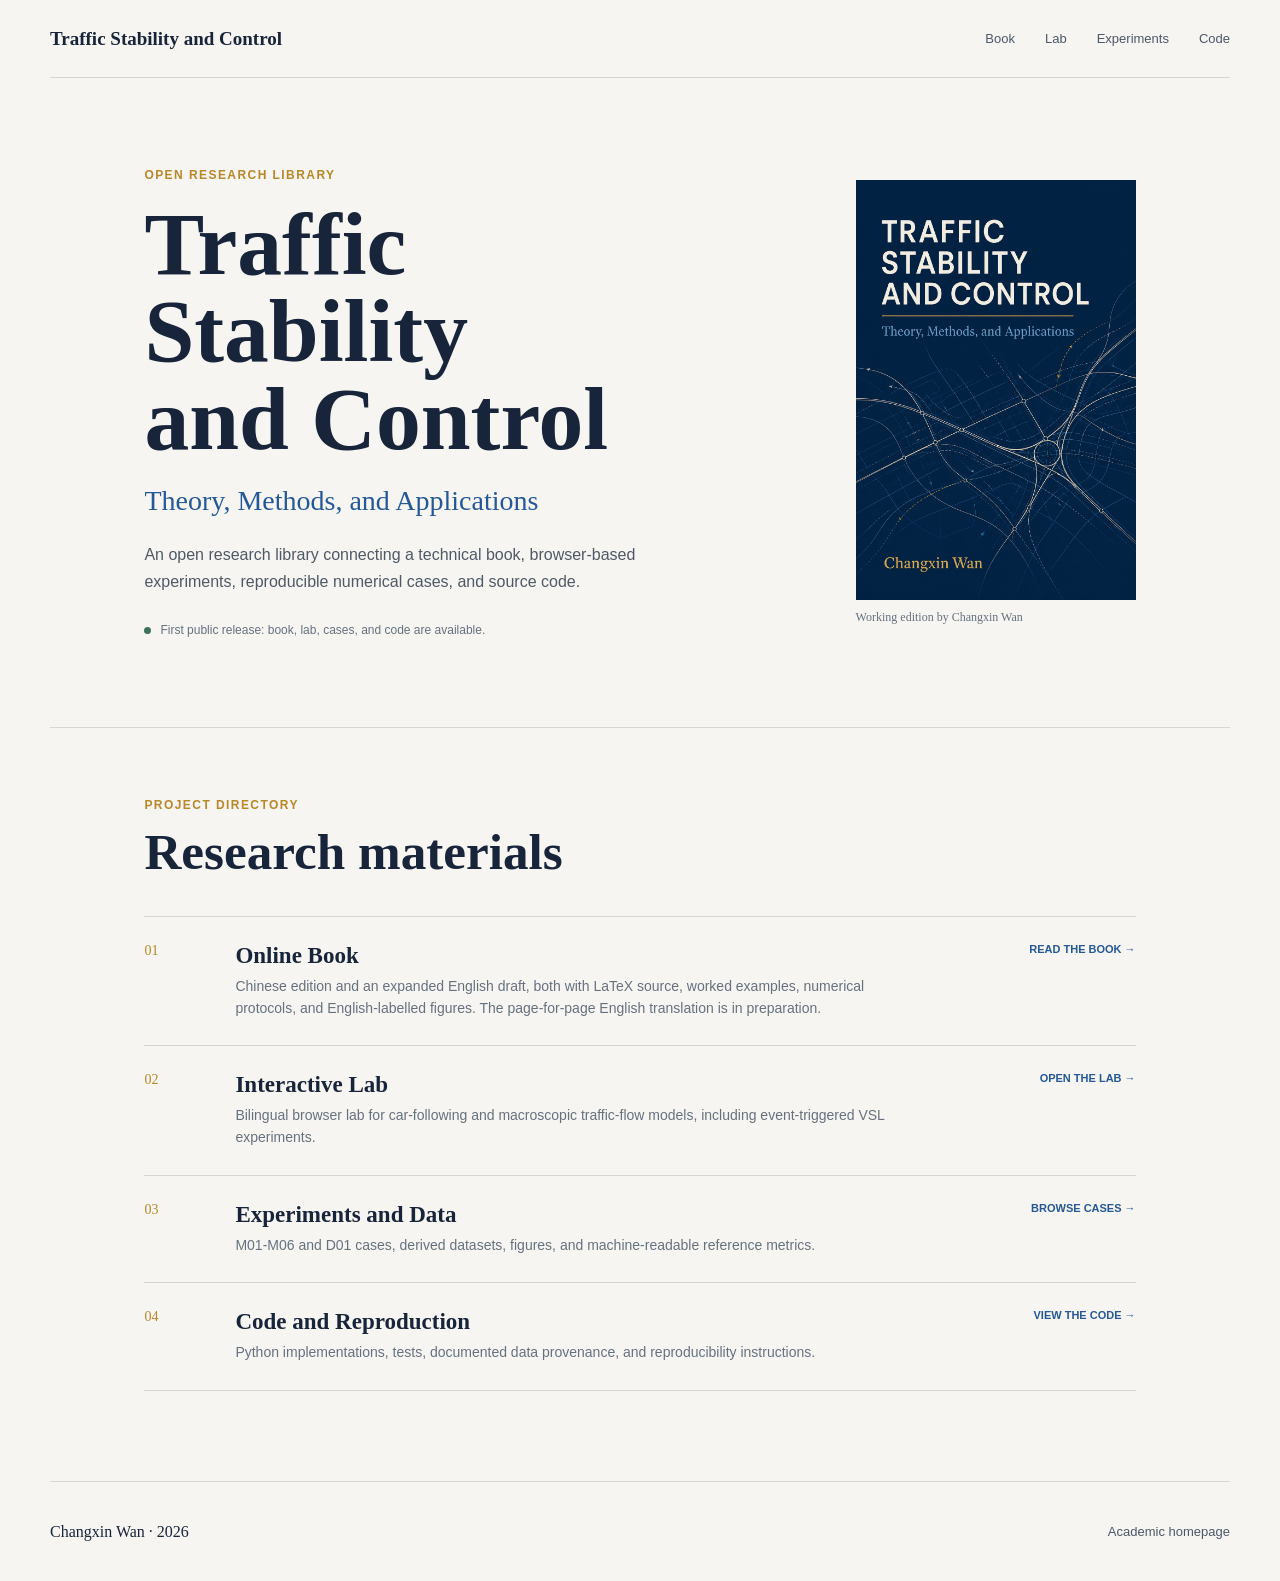
<file: index.html>
<!doctype html>
<html lang="en">
  <head>
    <meta charset="UTF-8" />
    <meta name="viewport" content="width=device-width, initial-scale=1.0" />
    <meta name="description" content="An open research library for traffic-flow stability, numerical experiments, and reproducible code." />
    <title>Traffic Stability and Control | Changxin Wan</title>
    <link rel="stylesheet" href="styles.css" />
  </head>
  <body>
    <header class="site-header">
      <a class="brand" href="./">Traffic Stability and Control</a>
      <nav aria-label="Primary navigation">
        <a href="#book">Book</a>
        <a href="#lab">Lab</a>
        <a href="#experiments">Experiments</a>
        <a href="#code">Code</a>
      </nav>
    </header>

    <main>
      <section class="intro" aria-labelledby="page-title">
        <div class="intro-copy">
          <p class="eyebrow">Open Research Library</p>
          <h1 id="page-title">Traffic Stability<br />and Control</h1>
          <p class="subtitle">Theory, Methods, and Applications</p>
          <p class="summary">
            An open research library connecting a technical book, browser-based
            experiments, reproducible numerical cases, and source code.
          </p>
          <p class="status"><span></span> First public release: book, lab, cases, and code are available.</p>
        </div>
        <figure>
          <img src="assets/cover/traffic-stability-cover.png" alt="Traffic Stability and Control book cover" />
          <figcaption>Working edition by Changxin Wan</figcaption>
        </figure>
      </section>

      <section class="directory" aria-labelledby="directory-title">
        <header>
          <p class="eyebrow">Project Directory</p>
          <h2 id="directory-title">Research materials</h2>
        </header>

        <article id="book">
          <p class="index">01</p>
          <div>
            <h3>Online Book</h3>
            <p>Chinese edition and an expanded English draft, both with LaTeX source, worked examples, numerical protocols, and English-labelled figures. The page-for-page English translation is in preparation.</p>
          </div>
          <a class="action-link" href="book/">Read the book</a>
        </article>

        <article id="lab">
          <p class="index">02</p>
          <div>
            <h3>Interactive Lab</h3>
            <p>Bilingual browser lab for car-following and macroscopic traffic-flow models, including event-triggered VSL experiments.</p>
          </div>
          <a class="action-link" href="lab/">Open the lab</a>
        </article>

        <article id="experiments">
          <p class="index">03</p>
          <div>
            <h3>Experiments and Data</h3>
            <p>M01-M06 and D01 cases, derived datasets, figures, and machine-readable reference metrics.</p>
          </div>
          <a class="action-link" href="experiments/">Browse cases</a>
        </article>

        <article id="code">
          <p class="index">04</p>
          <div>
            <h3>Code and Reproduction</h3>
            <p>Python implementations, tests, documented data provenance, and reproducibility instructions.</p>
          </div>
          <a class="action-link" href="code/">View the code</a>
        </article>
      </section>
    </main>

    <footer>
      <p>Changxin Wan · 2026</p>
      <a href="https://cwan-ucr.github.io/">Academic homepage</a>
    </footer>
  </body>
</html>
</file>
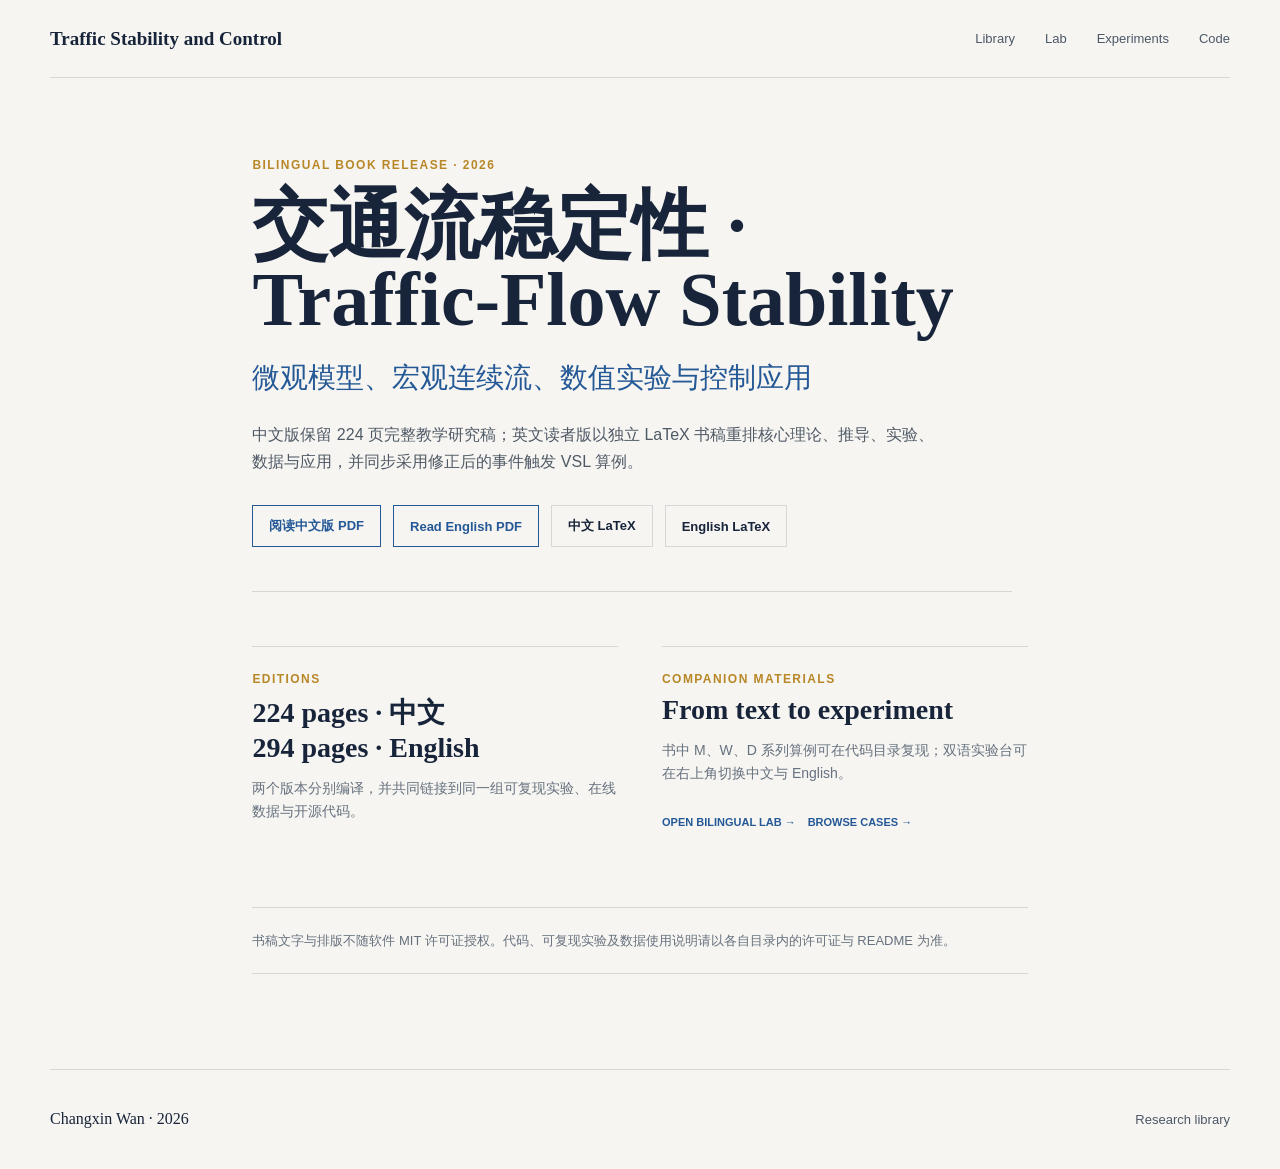
<file: book/index.html>
<!doctype html>
<html lang="zh-CN">
  <head>
    <meta charset="UTF-8" />
    <meta name="viewport" content="width=device-width, initial-scale=1.0" />
    <meta name="description" content="《跟驰模型与宏观交通流模型的稳定性》在线资料页。" />
    <title>Online Book | Traffic Stability and Control</title>
    <link rel="stylesheet" href="../styles.css" />
  </head>
  <body>
    <header class="site-header">
      <a class="brand" href="../">Traffic Stability and Control</a>
      <nav aria-label="Primary navigation"><a href="../">Library</a><a href="../lab/">Lab</a><a href="../experiments/">Experiments</a><a href="../code/">Code</a></nav>
    </header>
    <main class="page-main">
      <section class="page-intro">
        <p class="eyebrow">Bilingual book release · 2026</p>
        <h1>交通流稳定性 · Traffic-Flow Stability</h1>
        <p class="subtitle">微观模型、宏观连续流、数值实验与控制应用</p>
        <p class="summary">中文版保留 224 页完整教学研究稿；英文读者版以独立 LaTeX 书稿重排核心理论、推导、实验、数据与应用，并同步采用修正后的事件触发 VSL 算例。</p>
        <div class="button-row">
          <a class="button" href="traffic-stability-book-zh.pdf">阅读中文版 PDF</a>
          <a class="button" href="traffic-stability-book-en-full.pdf">Read English PDF</a>
          <a class="button secondary" href="source/stability-enhanced.tex">中文 LaTeX</a>
          <a class="button secondary" href="source/stability-enhanced-en-full.tex">English LaTeX</a>
        </div>
      </section>
      <section class="content-grid" aria-label="Book materials">
        <article class="content-card"><p class="eyebrow">Editions</p><h2>224 pages · 中文<br />294 pages · English</h2><p>两个版本分别编译，并共同链接到同一组可复现实验、在线数据与开源代码。</p></article>
        <article class="content-card"><p class="eyebrow">Companion materials</p><h2>From text to experiment</h2><p>书中 M、W、D 系列算例可在代码目录复现；双语实验台可在右上角切换中文与 English。</p><div class="button-row"><a class="action-link" href="../lab/">Open bilingual lab</a><a class="action-link" href="../experiments/">Browse cases</a></div></article>
      </section>
      <p class="notice">书稿文字与排版不随软件 MIT 许可证授权。代码、可复现实验及数据使用说明请以各自目录内的许可证与 README 为准。</p>
    </main>
    <footer><p>Changxin Wan · 2026</p><a href="../">Research library</a></footer>
  </body>
</html>
</file>
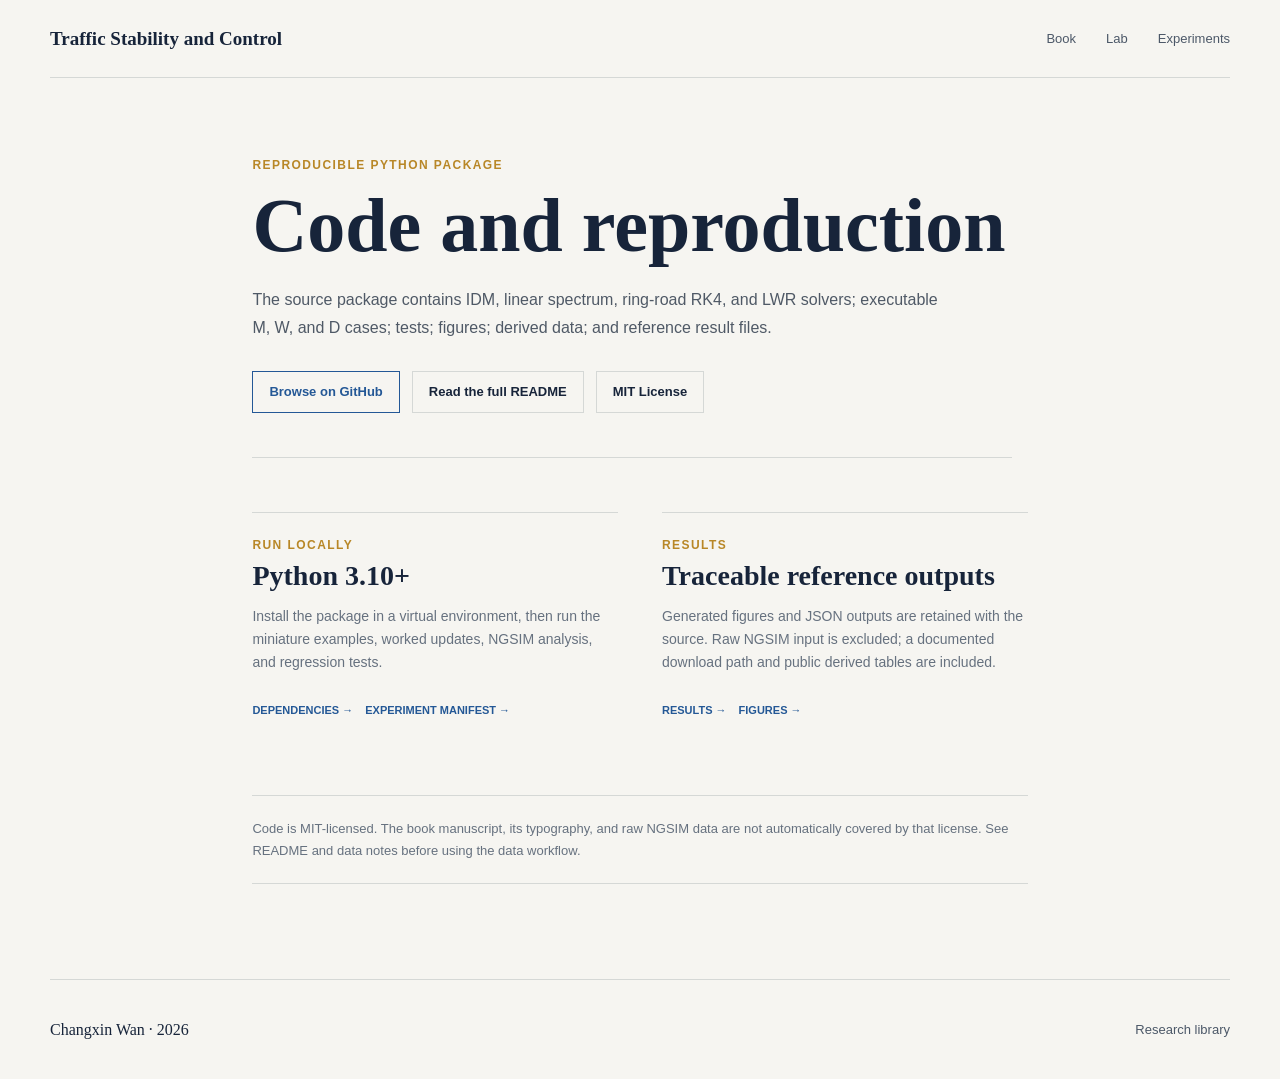
<file: code/index.html>
<!doctype html>
<html lang="en">
  <head>
    <meta charset="UTF-8" />
    <meta name="viewport" content="width=device-width, initial-scale=1.0" />
    <meta name="description" content="Reproducible source code for the traffic stability research library." />
    <title>Code | Traffic Stability and Control</title>
    <link rel="stylesheet" href="../styles.css" />
  </head>
  <body>
    <header class="site-header"><a class="brand" href="../">Traffic Stability and Control</a><nav aria-label="Primary navigation"><a href="../book/">Book</a><a href="../lab/">Lab</a><a href="../experiments/">Experiments</a></nav></header>
    <main class="page-main">
      <section class="page-intro">
        <p class="eyebrow">Reproducible Python package</p>
        <h1>Code and reproduction</h1>
        <p class="summary">The source package contains IDM, linear spectrum, ring-road RK4, and LWR solvers; executable M, W, and D cases; tests; figures; derived data; and reference result files.</p>
        <div class="button-row"><a class="button" href="https://github.com/cwan-ucr/traffic-stability-book/tree/main/code">Browse on GitHub</a><a class="button secondary" href="README.md">Read the full README</a><a class="button secondary" href="LICENSE">MIT License</a></div>
      </section>
      <section class="content-grid" aria-label="Code package overview">
        <article class="content-card"><p class="eyebrow">Run locally</p><h2>Python 3.10+</h2><p>Install the package in a virtual environment, then run the miniature examples, worked updates, NGSIM analysis, and regression tests.</p><div class="button-row"><a class="action-link" href="pyproject.toml">Dependencies</a><a class="action-link" href="experiments/manifest.json">Experiment manifest</a></div></article>
        <article class="content-card"><p class="eyebrow">Results</p><h2>Traceable reference outputs</h2><p>Generated figures and JSON outputs are retained with the source. Raw NGSIM input is excluded; a documented download path and public derived tables are included.</p><div class="button-row"><a class="action-link" href="https://github.com/cwan-ucr/traffic-stability-book/tree/main/code/results">Results</a><a class="action-link" href="https://github.com/cwan-ucr/traffic-stability-book/tree/main/code/figures">Figures</a></div></article>
      </section>
      <p class="notice">Code is MIT-licensed. The book manuscript, its typography, and raw NGSIM data are not automatically covered by that license. See <a href="README.md">README</a> and <a href="data/README.md">data notes</a> before using the data workflow.</p>
    </main>
    <footer><p>Changxin Wan · 2026</p><a href="../">Research library</a></footer>
  </body>
</html>
</file>
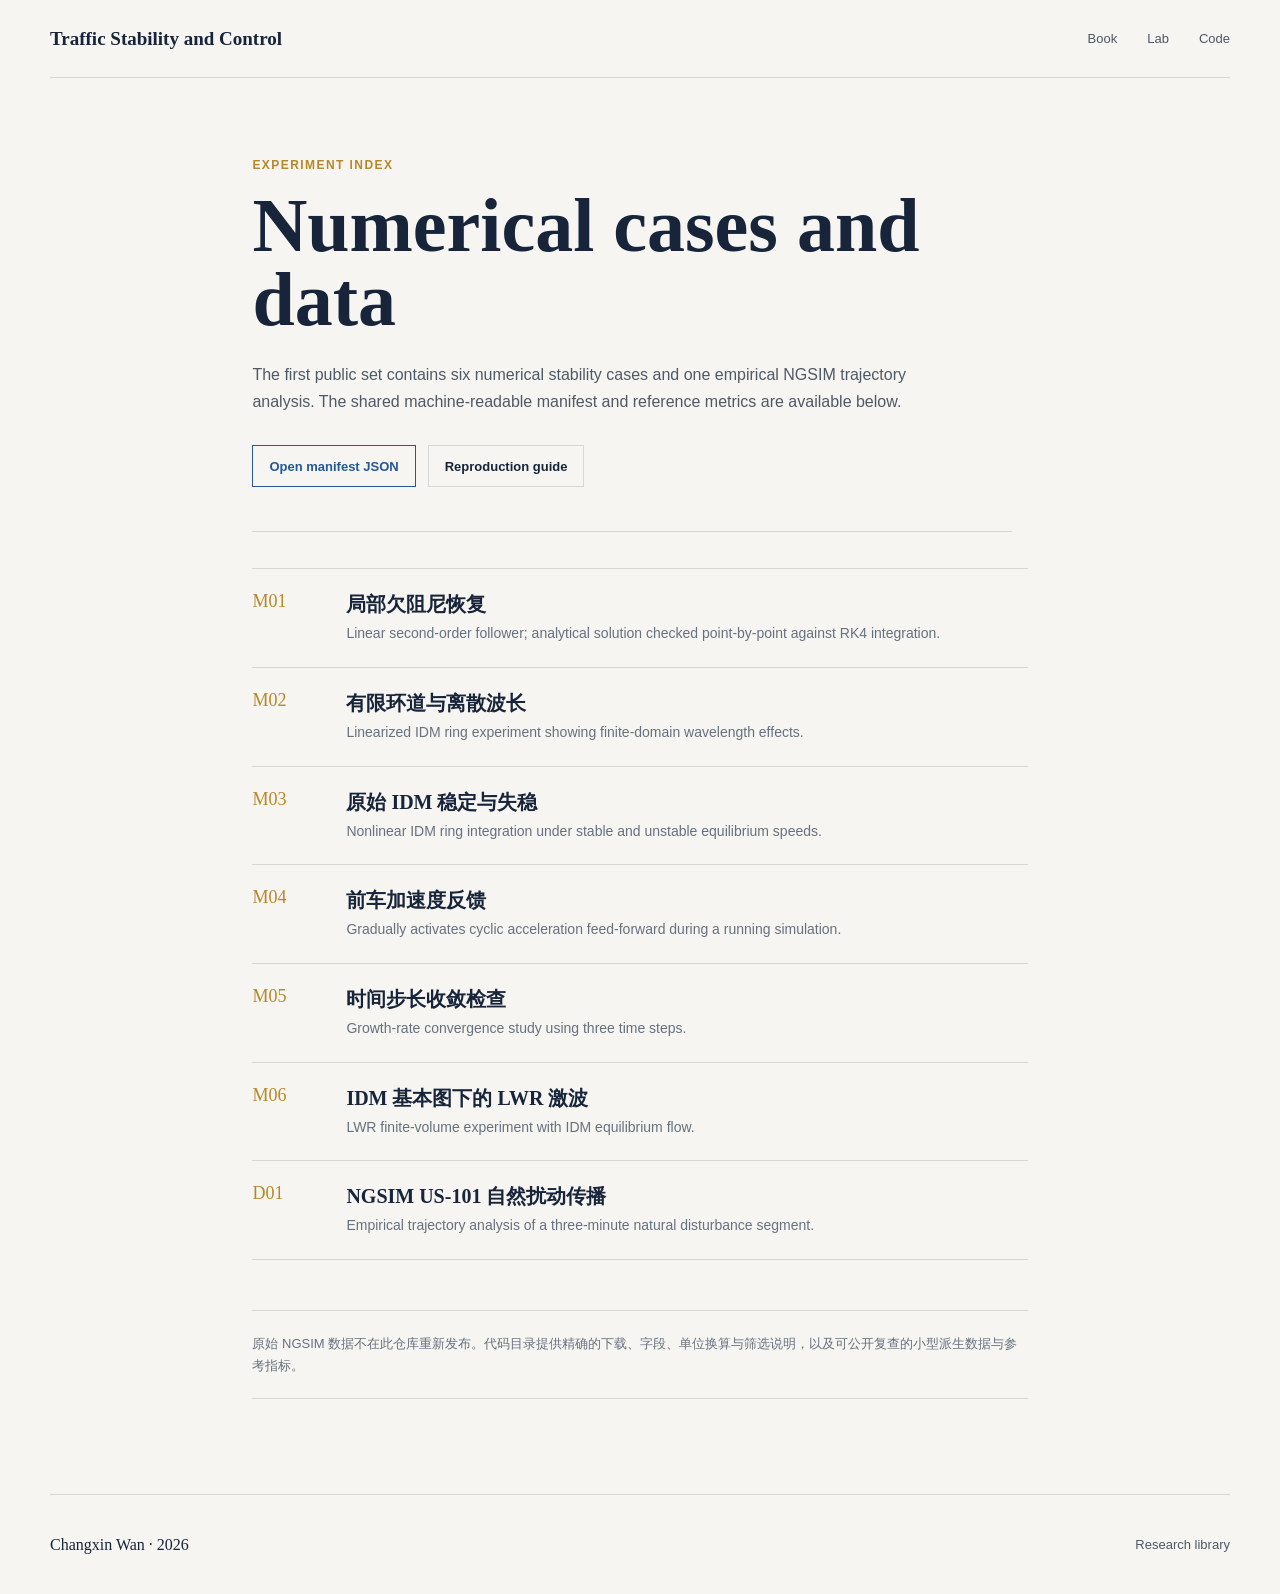
<file: experiments/index.html>
<!doctype html>
<html lang="zh-CN">
  <head>
    <meta charset="UTF-8" />
    <meta name="viewport" content="width=device-width, initial-scale=1.0" />
    <meta name="description" content="Traffic stability numerical and data experiment index." />
    <title>Experiments | Traffic Stability and Control</title>
    <link rel="stylesheet" href="../styles.css" />
  </head>
  <body>
    <header class="site-header"><a class="brand" href="../">Traffic Stability and Control</a><nav aria-label="Primary navigation"><a href="../book/">Book</a><a href="../lab/">Lab</a><a href="../code/">Code</a></nav></header>
    <main class="page-main">
      <section class="page-intro">
        <p class="eyebrow">Experiment index</p>
        <h1>Numerical cases and data</h1>
        <p class="summary">The first public set contains six numerical stability cases and one empirical NGSIM trajectory analysis. The shared machine-readable manifest and reference metrics are available below.</p>
        <div class="button-row"><a class="button" href="manifest.json">Open manifest JSON</a><a class="button secondary" href="../code/">Reproduction guide</a></div>
      </section>
      <ol class="case-list">
        <li><span class="case-id">M01</span><div><strong>局部欠阻尼恢复</strong><p>Linear second-order follower; analytical solution checked point-by-point against RK4 integration.</p></div></li>
        <li><span class="case-id">M02</span><div><strong>有限环道与离散波长</strong><p>Linearized IDM ring experiment showing finite-domain wavelength effects.</p></div></li>
        <li><span class="case-id">M03</span><div><strong>原始 IDM 稳定与失稳</strong><p>Nonlinear IDM ring integration under stable and unstable equilibrium speeds.</p></div></li>
        <li><span class="case-id">M04</span><div><strong>前车加速度反馈</strong><p>Gradually activates cyclic acceleration feed-forward during a running simulation.</p></div></li>
        <li><span class="case-id">M05</span><div><strong>时间步长收敛检查</strong><p>Growth-rate convergence study using three time steps.</p></div></li>
        <li><span class="case-id">M06</span><div><strong>IDM 基本图下的 LWR 激波</strong><p>LWR finite-volume experiment with IDM equilibrium flow.</p></div></li>
        <li><span class="case-id">D01</span><div><strong>NGSIM US-101 自然扰动传播</strong><p>Empirical trajectory analysis of a three-minute natural disturbance segment.</p></div></li>
      </ol>
      <p class="notice">原始 NGSIM 数据不在此仓库重新发布。代码目录提供精确的下载、字段、单位换算与筛选说明，以及可公开复查的小型派生数据与参考指标。</p>
    </main>
    <footer><p>Changxin Wan · 2026</p><a href="../">Research library</a></footer>
  </body>
</html>
</file>
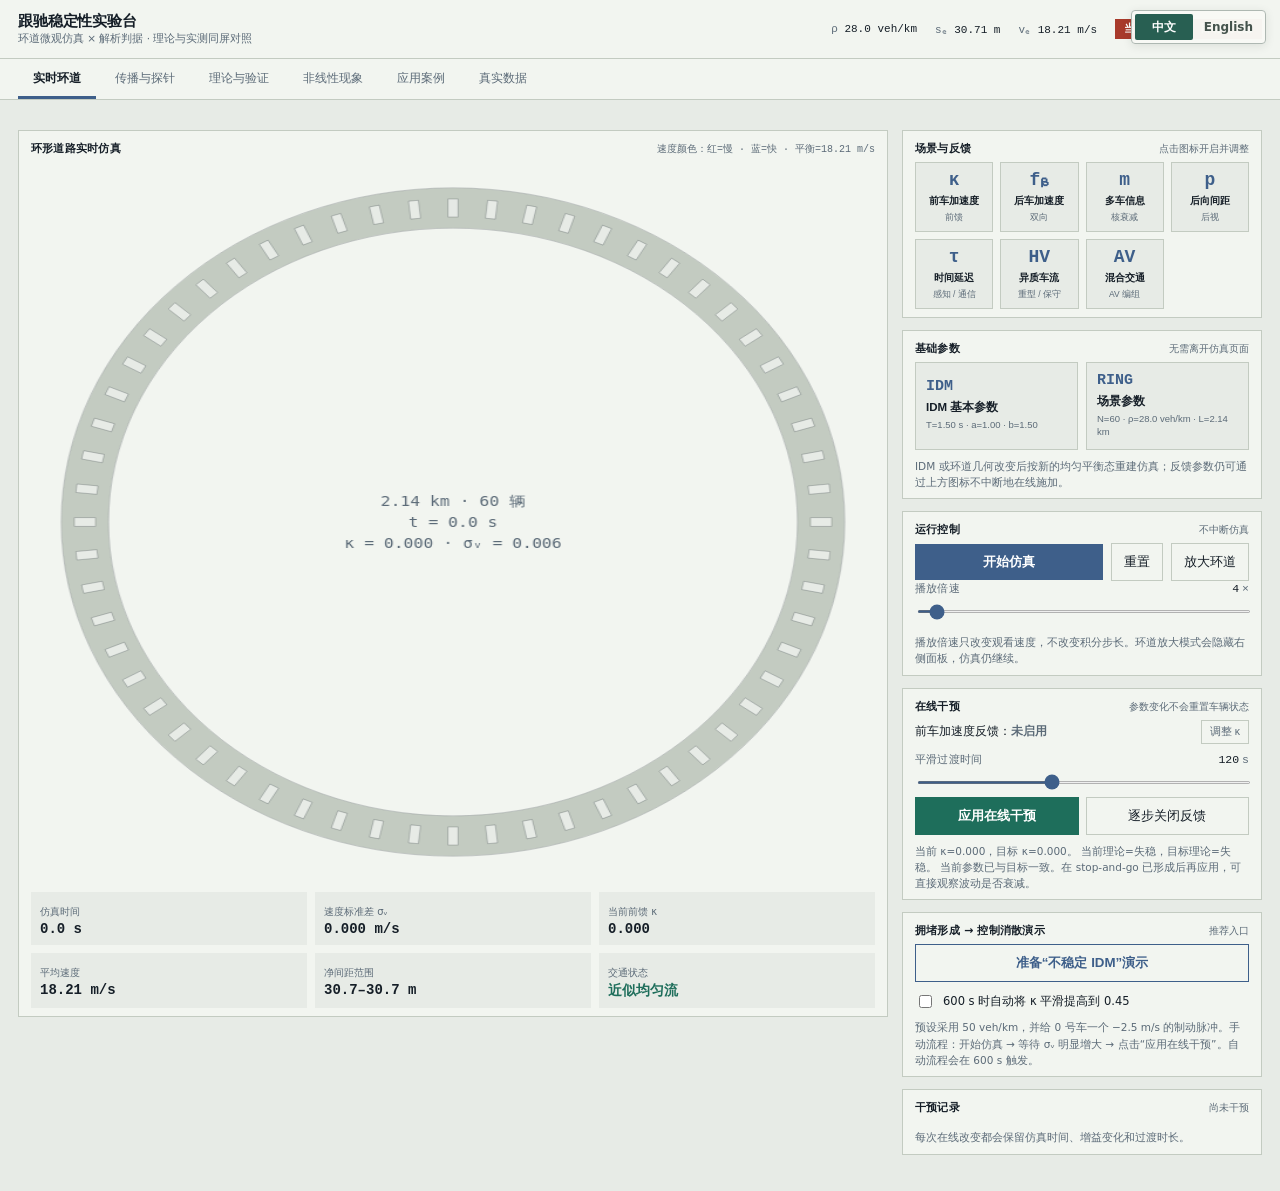
<file: lab/index.html>
<!doctype html>
<html lang="zh-CN">
<head>
  <meta charset="utf-8" />
  <meta name="viewport" content="width=device-width, initial-scale=1" />
  <meta name="color-scheme" content="light" />
  <title>跟驰稳定性实验台</title>
  <style>
    html, body, #root { margin: 0; min-height: 100%; }
    body { min-width: 320px; }
    noscript { display: block; padding: 24px; font-family: sans-serif; }
    .language-switcher { position: fixed; top: 10px; right: 14px; z-index: 1000; display: flex; gap: 2px; padding: 3px; border: 1px solid #aeb8b2; border-radius: 4px; background: rgba(248, 249, 245, .96); box-shadow: 0 2px 10px rgba(25, 40, 34, .10); }
    .language-switcher button { min-width: 58px; border: 0; border-radius: 2px; padding: 6px 9px; background: transparent; color: #45534d; font: 600 12px/1.2 ui-sans-serif, system-ui, sans-serif; cursor: pointer; }
    .language-switcher button.is-active { background: #285f52; color: #fff; }
    @media (max-width: 720px) { .language-switcher { top: 6px; right: 7px; } .language-switcher button { min-width: 50px; padding: 5px 7px; } }
  </style>
</head>
<body>
  <div id="root"></div>
  <div class="language-switcher" aria-label="Language switcher">
    <button type="button" data-lang="zh" onclick="window.TSL_I18N.setLanguage('zh')">中文</button>
    <button type="button" data-lang="en" onclick="window.TSL_I18N.setLanguage('en')">English</button>
  </div>
  <noscript>请在浏览器中启用 JavaScript 后重新打开。</noscript>
  <script src="i18n.js"></script>
  <script src="react.min.js"></script>
  <script src="react-dom.min.js"></script>
  <script src="application-cases-data.js"></script>
  <script src="babel.min.js"></script>
  <script type="text/babel" data-presets="react" src="app.jsx"></script>
</body>
</html>
</file>
<file: styles.css>
:root {
  color: #17243a;
  background: #f6f5f1;
  font-family: Inter, ui-sans-serif, -apple-system, BlinkMacSystemFont, "Segoe UI", sans-serif;
  --ink: #17243a;
  --muted: #66717f;
  --line: #d5d8d6;
  --blue: #245896;
  --gold: #b88727;
  --paper: #f6f5f1;
}

* {
  box-sizing: border-box;
}

html {
  scroll-behavior: smooth;
}

body {
  margin: 0;
  min-width: 320px;
  color: var(--ink);
  background: var(--paper);
  -webkit-font-smoothing: antialiased;
}

a {
  color: inherit;
  text-decoration: none;
}

h1,
h2,
h3,
p {
  margin: 0;
}

h1,
h2,
h3 {
  font-family: Georgia, "Times New Roman", serif;
  font-weight: 600;
  letter-spacing: 0;
}

.site-header {
  display: flex;
  width: min(1180px, calc(100% - 64px));
  min-height: 78px;
  margin: 0 auto;
  align-items: center;
  justify-content: space-between;
  gap: 30px;
  border-bottom: 1px solid var(--line);
}

.brand {
  font-family: Georgia, "Times New Roman", serif;
  font-size: 19px;
  font-weight: 700;
}

nav {
  display: flex;
  gap: 30px;
}

nav a,
footer a {
  color: #4c5868;
  font-size: 13px;
}

nav a:hover,
nav a:focus-visible,
footer a:hover,
footer a:focus-visible {
  color: var(--blue);
}

main,
footer {
  width: min(1180px, calc(100% - 64px));
  margin-inline: auto;
}

.intro {
  display: grid;
  grid-template-columns: 1fr 280px;
  gap: clamp(70px, 10vw, 150px);
  align-items: center;
  min-height: 650px;
  padding: 70px 8%;
  border-bottom: 1px solid var(--line);
}

.eyebrow {
  color: var(--gold);
  font-size: 12px;
  font-weight: 800;
  letter-spacing: 0.12em;
  text-transform: uppercase;
}

h1 {
  margin-top: 18px;
  font-size: clamp(55px, 7vw, 92px);
  line-height: 0.98;
}

.subtitle {
  margin-top: 22px;
  color: var(--blue);
  font-family: Georgia, "Times New Roman", serif;
  font-size: clamp(19px, 2.5vw, 28px);
}

.summary {
  max-width: 610px;
  margin-top: 24px;
  color: #4f5966;
  font-size: 16px;
  line-height: 1.7;
}

.status {
  display: flex;
  align-items: center;
  gap: 9px;
  margin-top: 28px;
  color: var(--muted);
  font-size: 12px;
}

.status span {
  width: 7px;
  height: 7px;
  border-radius: 50%;
  background: #3d7259;
}

figure {
  margin: 0;
}

figure img {
  display: block;
  width: 100%;
  aspect-ratio: 2 / 3;
  object-fit: cover;
}

figcaption {
  margin-top: 10px;
  color: var(--muted);
  font-family: Georgia, "Times New Roman", serif;
  font-size: 12px;
}

.directory {
  padding: 70px 8% 90px;
}

.directory > header {
  margin-bottom: 35px;
}

h2 {
  margin-top: 10px;
  font-size: clamp(34px, 4vw, 52px);
}

.directory article {
  display: grid;
  grid-template-columns: 65px 1fr auto;
  gap: 26px;
  align-items: start;
  padding: 26px 0;
  border-top: 1px solid var(--line);
}

.directory article:last-child {
  border-bottom: 1px solid var(--line);
}

.index {
  color: var(--gold);
  font-family: Georgia, "Times New Roman", serif;
  font-size: 14px;
}

h3 {
  font-size: 23px;
}

.directory article div p {
  max-width: 680px;
  margin-top: 7px;
  color: var(--muted);
  font-size: 14px;
  line-height: 1.55;
}

.action-link {
  color: var(--blue);
  font-size: 11px;
  font-weight: 700;
  text-transform: uppercase;
}

.action-link::after {
  content: " →";
}

.action-link:hover,
.action-link:focus-visible {
  color: var(--gold);
}

.page-main {
  width: min(980px, calc(100% - 64px));
  margin: 0 auto;
  padding: 80px 8% 95px;
}

.page-intro {
  max-width: 760px;
  padding-bottom: 44px;
  border-bottom: 1px solid var(--line);
}

.page-intro h1 {
  margin-top: 16px;
  font-size: clamp(46px, 6vw, 76px);
}

.page-intro .summary {
  max-width: 690px;
}

.button-row {
  display: flex;
  flex-wrap: wrap;
  gap: 12px;
  margin-top: 30px;
}

.button {
  display: inline-flex;
  min-height: 42px;
  align-items: center;
  padding: 0 16px;
  border: 1px solid var(--blue);
  color: var(--blue);
  font-size: 13px;
  font-weight: 700;
}

.button:hover,
.button:focus-visible {
  color: white;
  background: var(--blue);
}

.button.secondary {
  border-color: var(--line);
  color: var(--ink);
}

.button.secondary:hover,
.button.secondary:focus-visible {
  border-color: var(--ink);
  color: white;
  background: var(--ink);
}

.content-grid {
  display: grid;
  grid-template-columns: repeat(2, minmax(0, 1fr));
  gap: 0 44px;
  margin-top: 54px;
}

.content-card {
  padding: 25px 0 29px;
  border-top: 1px solid var(--line);
}

.content-card h2 {
  margin-top: 8px;
  font-size: 28px;
}

.content-card p:not(.eyebrow) {
  margin-top: 13px;
  color: var(--muted);
  font-size: 14px;
  line-height: 1.65;
}

.case-list {
  margin: 36px 0 0;
  padding: 0;
  list-style: none;
  border-top: 1px solid var(--line);
}

.case-list li {
  display: grid;
  grid-template-columns: 74px 1fr;
  gap: 20px;
  padding: 22px 0;
  border-bottom: 1px solid var(--line);
}

.case-id {
  color: var(--gold);
  font-family: Georgia, "Times New Roman", serif;
  font-size: 18px;
}

.case-list strong {
  font-family: Georgia, "Times New Roman", serif;
  font-size: 20px;
}

.case-list p {
  margin-top: 5px;
  color: var(--muted);
  font-size: 14px;
  line-height: 1.55;
}

.notice {
  margin-top: 50px;
  padding: 22px 0;
  border-top: 1px solid var(--line);
  border-bottom: 1px solid var(--line);
  color: var(--muted);
  font-size: 13px;
  line-height: 1.65;
}

footer {
  display: flex;
  min-height: 100px;
  align-items: center;
  justify-content: space-between;
  border-top: 1px solid var(--line);
}

footer p {
  font-family: Georgia, "Times New Roman", serif;
  font-size: 16px;
}

@media (max-width: 760px) {
  .site-header,
  main,
  footer {
    width: min(100% - 40px, 1180px);
  }

  .site-header {
    min-height: 66px;
  }

  nav {
    display: none;
  }

  .intro {
    grid-template-columns: 1fr 110px;
    gap: 24px;
    min-height: auto;
    padding: 55px 0;
  }

  h1 {
    font-size: clamp(43px, 13vw, 66px);
  }

  .summary,
  .status {
    grid-column: 1 / -1;
  }

  .directory {
    padding: 55px 0 70px;
  }

  .directory article {
    grid-template-columns: 38px 1fr;
    gap: 16px;
  }

  .action-link {
    grid-column: 2;
  }

  .page-main {
    width: min(100% - 40px, 980px);
    padding: 55px 0 70px;
  }

  .content-grid {
    grid-template-columns: 1fr;
    gap: 0;
  }
}

@media (prefers-reduced-motion: reduce) {
  html {
    scroll-behavior: auto;
  }
}
</file>
